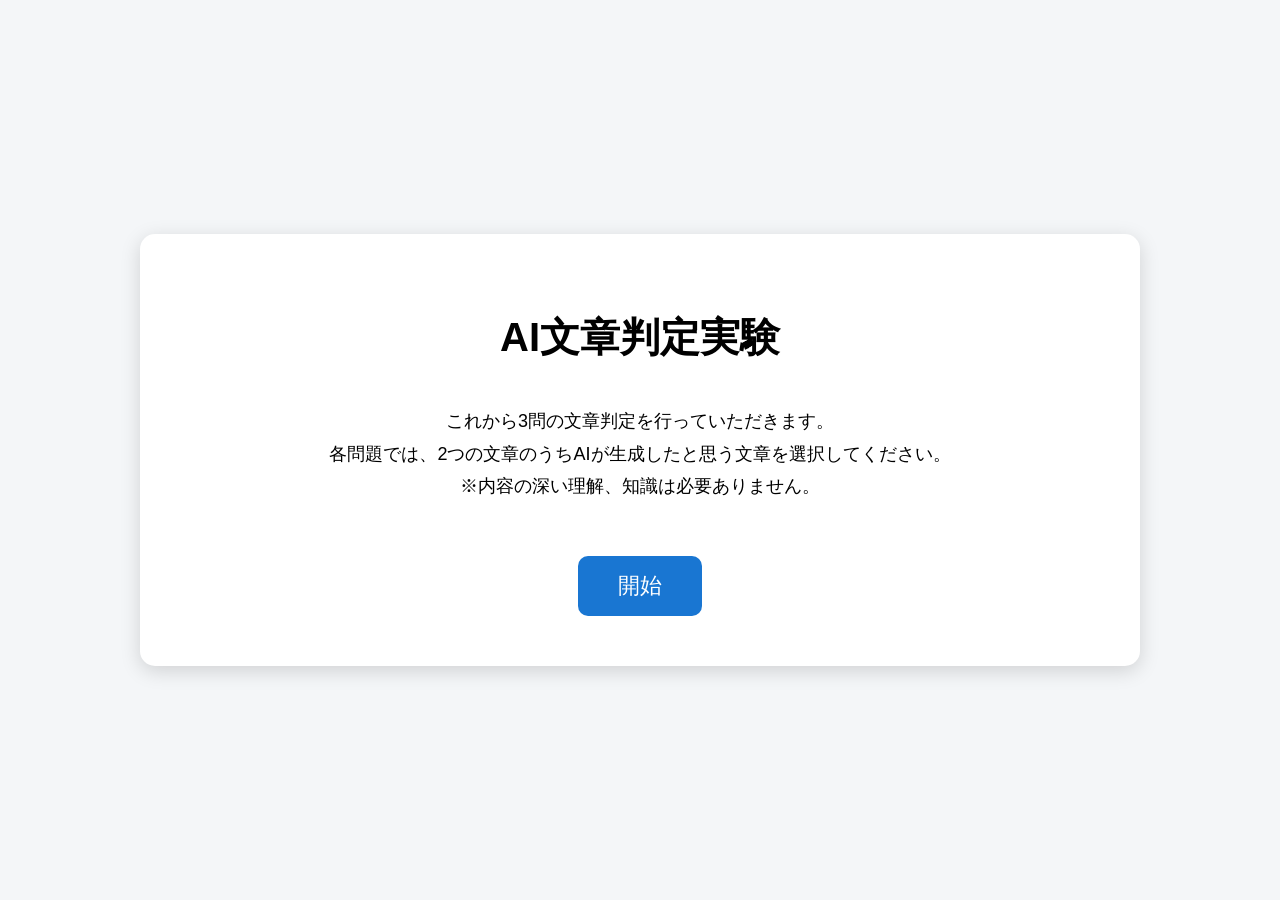
<file: index.html>
<!DOCTYPE html>
<html lang="ja">
<head>
    <meta charset="UTF-8">
    <meta name="viewport" content="width=device-width, initial-scale=1.0">
    <title>AI文章判定実験</title>
    <link rel="stylesheet" href="style.css">
</head>
<body>

<div class="container">

    <h1>AI文章判定実験</h1>

    <p>
        これから3問の文章判定を行っていただきます。<br>
        各問題では、2つの文章のうちAIが生成したと思う文章を選択してください。<br>
        ※内容の深い理解、知識は必要ありません。
    </p>

    <br><br>

    <button id="startButton">
        開始
    </button>

</div>

<script src="script.js"></script>

</body>
</html>
</file>
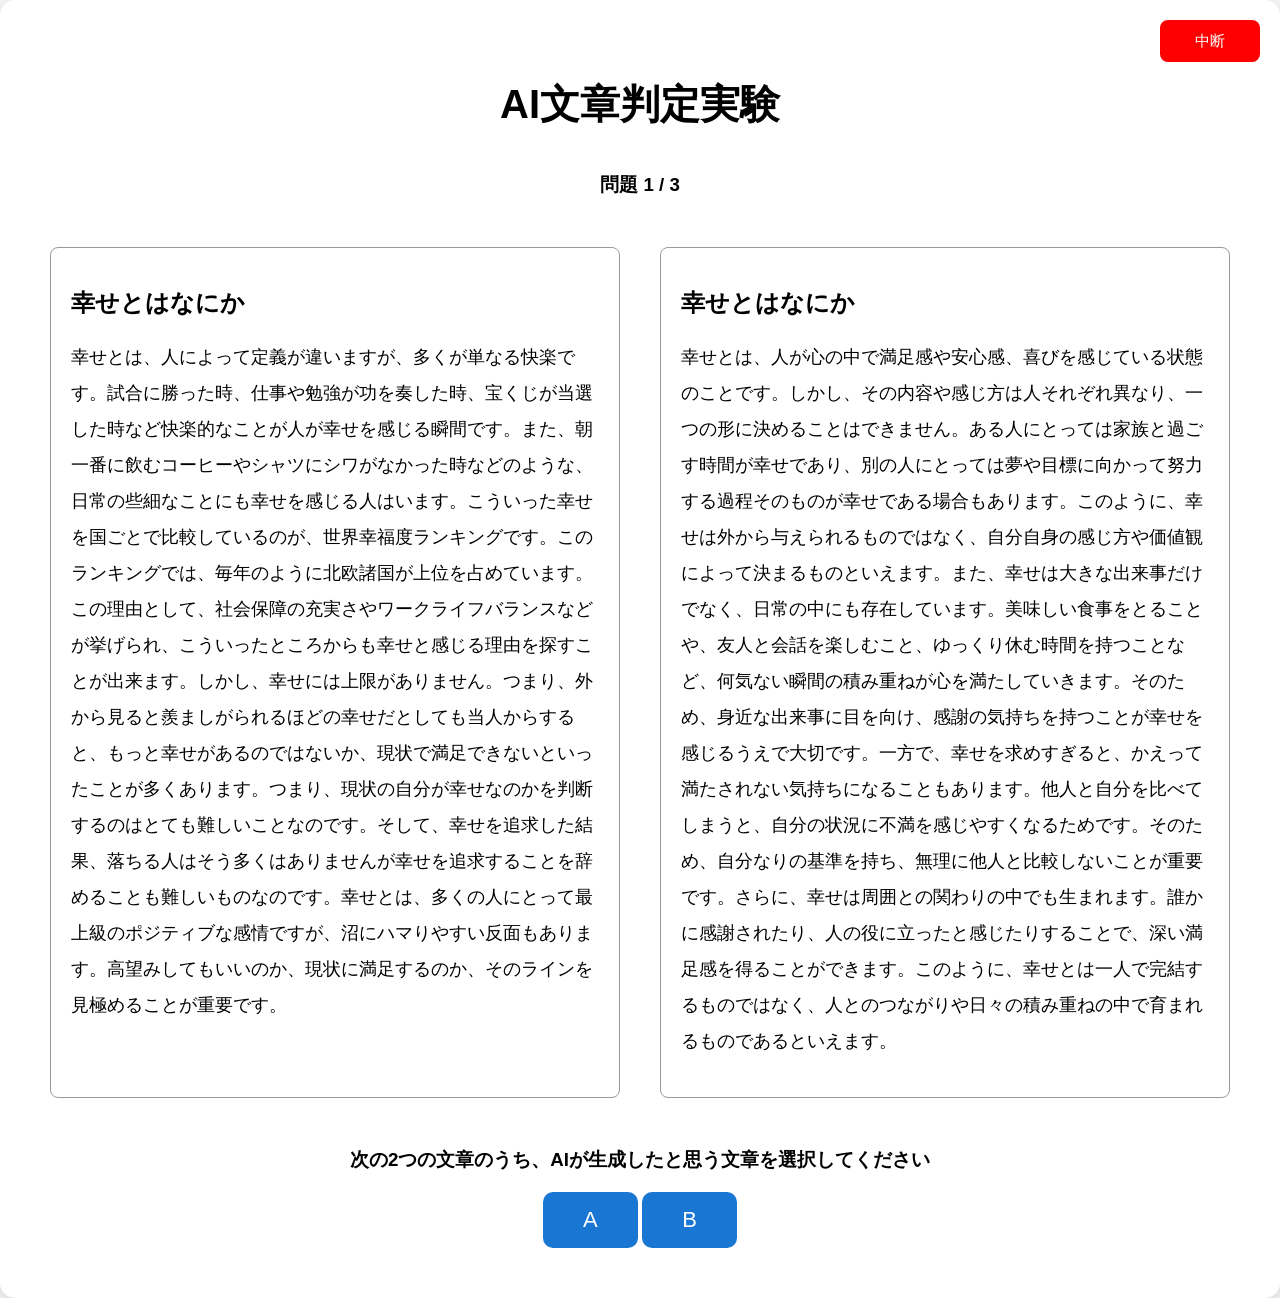
<file: experiment.html>
<!DOCTYPE html>
<html lang="ja">

<head>
    <meta charset="UTF-8">
    <meta name="viewport" content="width=device-width, initial-scale=1.0">
    <title>AI文章判定実験</title>

    <link rel="stylesheet" href="style.css">
</head>

<body>

<div class="container experimentContainer">

    <h1>AI文章判定実験</h1>

    <h3 id="questionNumber">
        問題 1 / 3
    </h3>

    <div class="textArea">

        <div class="textBox">

            <h2 id="titleA"></h2>

            <p id="textA"></p>

        </div>

        <div class="textBox">

            <h2 id="titleB"></h2>

            <p id="textB"></p>

        </div>

    </div>


    <h3>

        次の2つの文章のうち、AIが生成したと思う文章を選択してください


    </h3>


    <button id="buttonA">
        A
    </button>


    <button id="buttonB">
        B
    </button>

    <div id="reasonArea" style="display:none;">

    <h3>そのように判断した理由として、最も当てはまるものを選択してください。(複数回答可)</h3>

    <div class="reasonList">

        <label><input type="checkbox" name="reason" value="句読点">句読点の使い方にAIっぽさを感じた（、 。）</label>

        <label><input type="checkbox" name="reason" value="語彙">語彙の選び方にAIっぽさを感じた（特定の文言、専門用語など）</label>

        <label><input type="checkbox" name="reason" value="文法">文法や助詞の使い方にAIっぽさを感じた（接続詞の使い方、助詞「は」「が」「など」の使い方）</label>

        <label><input type="checkbox" name="reason" value="内容">内容や論理展開にAIっぽさを感じた</label>

        <label><input type="checkbox" name="reason" value="直感">全体的な印象（直感）で判断した</label>

        <label><input type="checkbox" name="reason" value="その他">その他</label>

    </div>

    <button id="nextButton">次へ</button>

    <br><br>

</div>

<button id="stopButton">
        中断
</button>

<script src="script.js"></script>

</body>
</html>
</file>
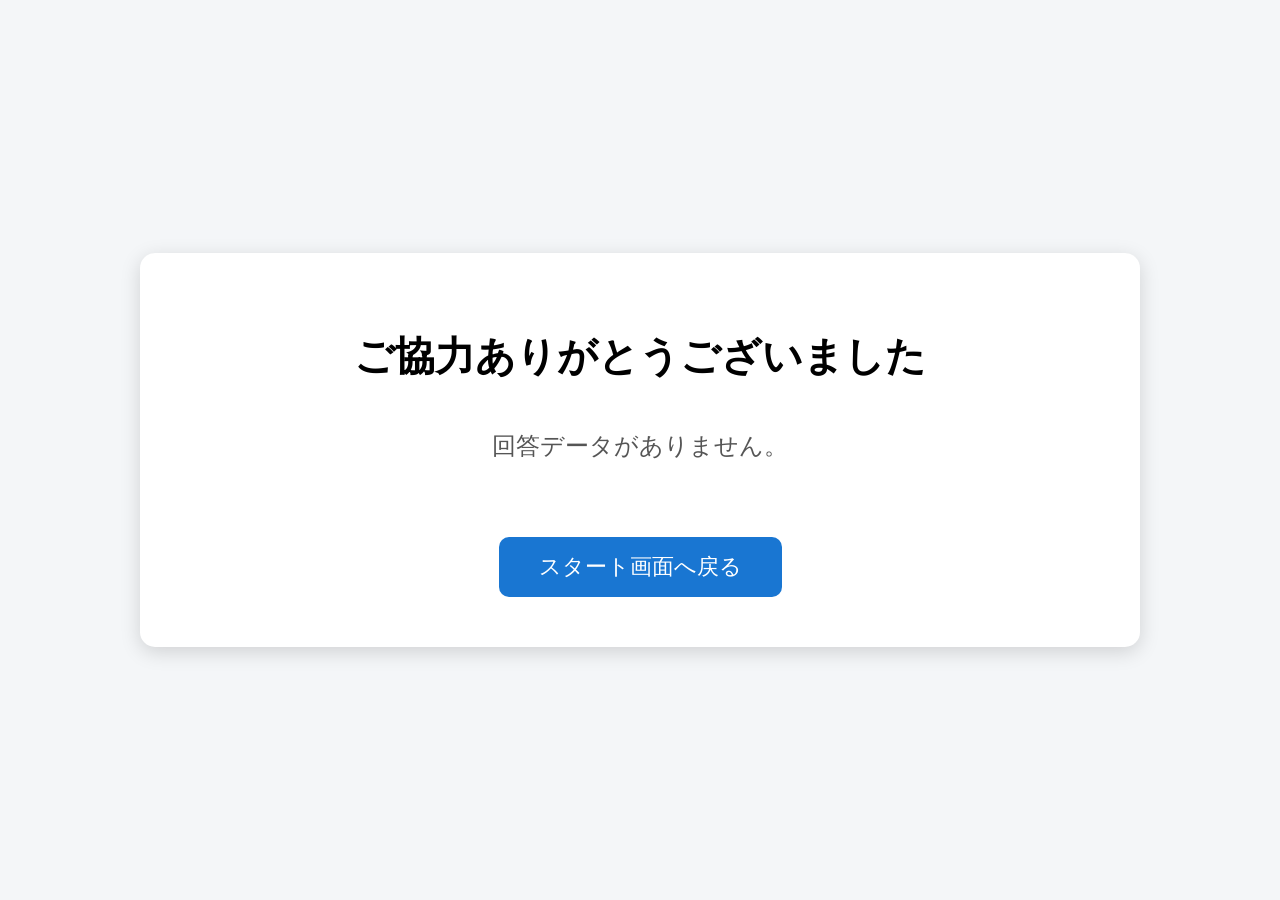
<file: finish.html>
<!DOCTYPE html>
<html lang="ja">

<head>
    <meta charset="UTF-8">
    <title>実験終了</title>

    <link rel="stylesheet" href="style.css">
</head>

<body>

    <div class="container">

        <h1>ご協力ありがとうございました</h1>

        <p id="status">送信中...</p>

        <div id ="resultArea"></div>

        <button id="returnButton" disabled>
            送信中...
        </button>

    </div>

    <script src="script.js"></script>

</body>

</html>
</file>
<file: style.css>
body{

    margin:0;
    font-family: "Yu Gothic", sans-serif;

    background:#f4f6f8;

    display:flex;
    justify-content:center;
    align-items:center;

    min-height:100vh;

}

.container{

    width:900px;

    max-width:90%;

    background:white;

    border-radius:15px;

    box-shadow:0 5px 20px rgba(0,0,0,0.15);

    padding:50px;

    text-align:center;

}

#returnButton{

    margin-top:30px;
    min-width:250px;

}

h1{

    font-size:40px;

    margin-bottom:40px;

}

#status{

    font-size:24px;
    color:#555;
    margin:30px 0;

}

p{

    font-size:18px;
    line-height:1.8;
}

input{

    width:250px;
    font-size:18px;
    padding:10px;
}

button{

    font-size:22px;

    padding:15px 40px;

    border:none;

    border-radius:10px;

    background:#1976d2;

    color:white;

    cursor:pointer;

    transition:.2s;

}

button:hover{

    background:#1565c0;

}

button:disabled{

    background:#bdbdbd;

    cursor:not-allowed;

}

.textBox{

    margin:30px 0;

    padding:20px;

    border:1px solid #999;

    border-radius:8px;

    text-align:left;

}

.textBox p{

    font-size:18px;

    line-height:2.0;

    white-space:pre-wrap;

}

#stopButton{
    position: fixed;
    top: 20px;
    right: 20px;

    width: 100px;
    height: 42px;

    font-size: 15px;
    line-height: 42px;

    padding: 0;

    background: #ff0000;
    color: white;
    border: none;
    border-radius: 8px;
}

.reasonList {
    display: flex;
    flex-direction: column;
    align-items: flex-start;
    width: 800px;       /* お好みで調整 */
    margin: 20px auto;
}

.reasonList label {
    display: flex;
    align-items: flex-start;
    gap: 10px;          /* チェックボックスと文字の間隔 */
    margin: 8px 0;
    width: 100%;
    text-align: left;
    line-height: 1.5;
}

.reasonList input[type="checkbox"] {
    margin-top: 3px;    /* 文字の1行目と高さを合わせる */
    flex-shrink: 0;
    width: 24px;
    height: 24px;
    accent-color: #333;
}

.reasonList{
    display:flex;
    flex-direction:column;
    align-items:flex-start;
    width:fit-content;
    margin:20px auto;
}

.reasonList label{
    margin:8px 0;
    font-size:18px;
    cursor:pointer;
}

.reasonList input{
    margin-right:8px;
}

.selected{
    background:#28a745 !important;
    color:white;
}

#resultArea{

    width:100%;

    display:flex;
    flex-direction:column;
    align-items:center;

    margin-top:40px;

}

.resultCard{

    width:240px;

    min-height:260px;

    padding:25px;

    border-radius:15px;

    background:white;

    box-shadow:0 4px 12px rgba(0,0,0,.12);

    text-align:center;

}

.resultCard h3{

    margin-top:0;

    margin-bottom:15px;

    color:#1976d2;

}

.resultCard p{

    margin:8px 0;

    font-size:18px;

}

.correct,
.incorrect{

    margin-top:25px;

    padding:12px;

    border-radius:10px;

    font-size:28px;

    font-weight:bold;

    color:white;

}

.correct{

    background:#4CAF50;

}

.incorrect{

    background:#F44336;

}

.score{

    margin-top:35px;

    font-size:40px;

    font-weight:bold;

    color:#1976d2;

}

.resultCards{

    display:flex;

    flex-direction:row;

    justify-content:center;

    gap:30px;

}

.experimentContainer{
    width:1600px;
    max-width:95vw;
}

.textArea{
    display:flex;
    gap:40px;
    width:100%;
}

.textBox{
    flex:1;
    min-width:0;
}
</file>
